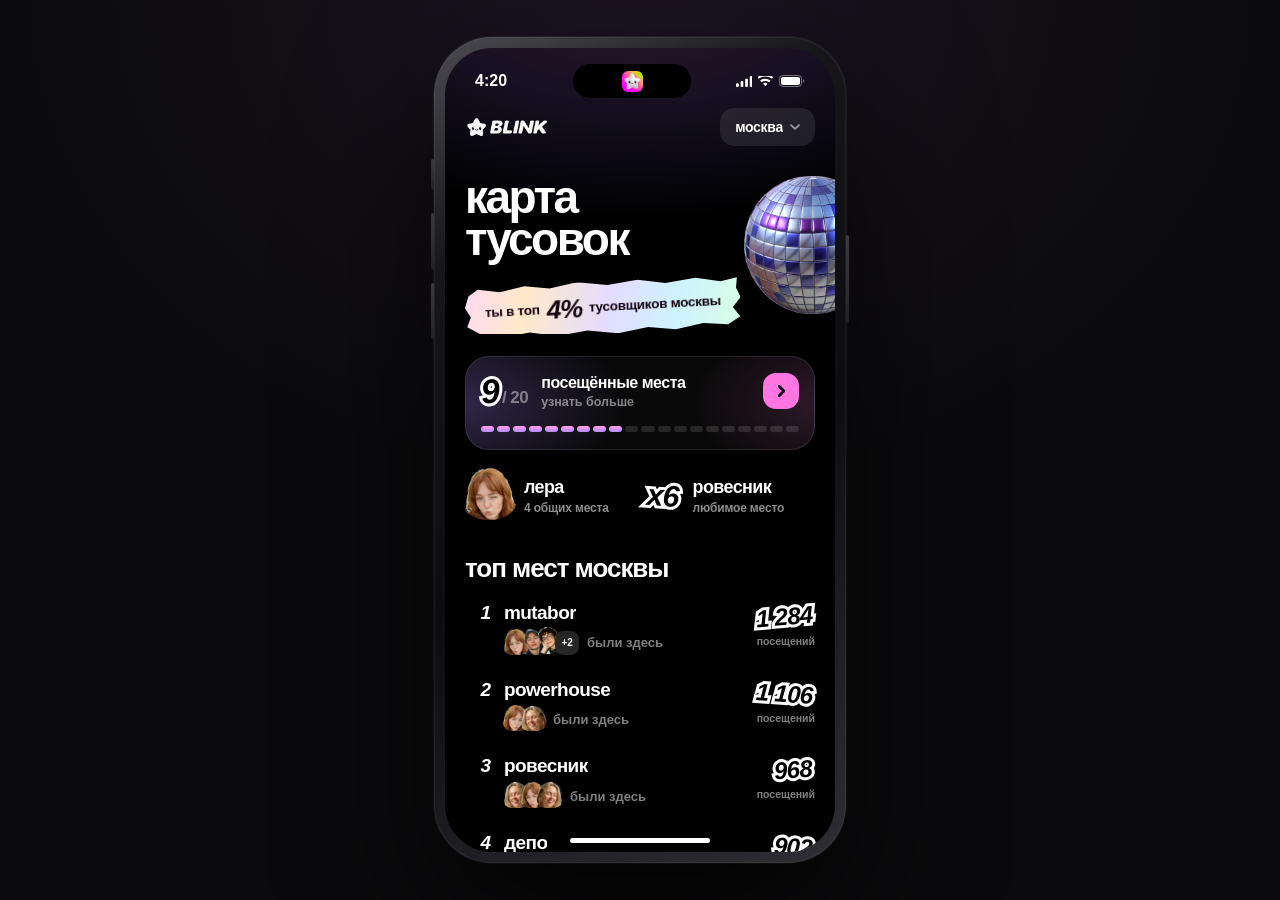
<file: index.html>
<!doctype html>
<html lang="ru">
<head>
  <meta charset="utf-8" />
  <meta name="robots" content="noindex, nofollow" />
  <meta name="referrer" content="no-referrer" />
  <meta name="viewport" content="width=device-width,initial-scale=1,viewport-fit=cover" />
  <title>Blink — карта тусовок · лента</title>
  <link rel="icon" type="image/png" href="assets/blink-logo.png" />
  <link rel="stylesheet" href="nightlife2.css" />
</head>
<body>

  <!-- device mockup -->
  <div class="phone">
    <span class="side-btn silent"></span>
    <span class="side-btn vol-up"></span>
    <span class="side-btn vol-down"></span>
    <span class="side-btn power"></span>

    <div class="nl-shell">

      <!-- iOS status bar -->
      <div class="status-bar">
        <span class="sb-time">4:20</span>
        <span class="island"><img src="assets/blink-logo.png" alt="" aria-hidden="true" /></span>
        <span class="sb-icons">
          <svg viewBox="0 0 18 12" aria-hidden="true" class="sb-ic">
            <rect x="0"  y="8"   width="3" height="4"   rx="1"/>
            <rect x="5"  y="5.5" width="3" height="6.5" rx="1"/>
            <rect x="10" y="3"   width="3" height="9"   rx="1"/>
            <rect x="15" y="0"   width="3" height="12"  rx="1"/>
          </svg>
          <svg viewBox="0 0 16 12" aria-hidden="true" class="sb-ic">
            <path d="M8 11.2 5.6 8.5a3.6 3.6 0 0 1 4.8 0L8 11.2Zm4-4.4a7.7 7.7 0 0 0-8 0L2.3 4.9a10.1 10.1 0 0 1 11.4 0L12 6.8ZM15.4 3a12.5 12.5 0 0 0-14.8 0L-.6 1.1a15 15 0 0 1 17.2 0L15.4 3Z"/>
          </svg>
          <svg viewBox="0 0 26 12" aria-hidden="true" class="sb-ic sb-batt">
            <rect x="0.5" y="0.5" width="22" height="11" rx="3.2" fill="none" stroke="currentColor" opacity="0.4"/>
            <rect x="2"   y="2"   width="19" height="8"  rx="2"/>
            <path d="M24 4.2v3.6c.9-.3 1.4-.9 1.4-1.8S24.9 4.5 24 4.2Z" opacity="0.4"/>
          </svg>
        </span>
      </div>

      <!-- одна лента: всё, что раньше жило в трёх вкладках -->
      <main class="nl-scroll" id="scroll">

        <header class="nl-head">
          <img class="nl-logo" src="logo.png" alt="блинк" />
          <button class="city-pill" type="button" id="city-btn">
            <span id="city-label">москва</span>
            <svg viewBox="0 0 10 6" aria-hidden="true"><path d="M1 1.2 5 4.8 9 1.2"/></svg>
          </button>
        </header>

        <!-- герой в языке шеринг-экрана: шар за краем, крупный титул,
             под ним персентиль тем же стикером, что и на шеринге -->
        <div class="nl-hero">
          <img class="nl-disco" src="assets/disco-ball.png" alt="" aria-hidden="true" />
          <h1 class="nl-title"><span>карта</span><span>тусовок</span></h1>
          <div id="hero-pct"></div>
        </div>

        <!-- ─── 1 · твоя ночь · тап открывает личную сводку ─── -->
        <button class="you" id="you-card" type="button"></button>
        <div id="you-duo"></div>

        <!-- ─── 2 · топ мест города ─── -->
        <section class="sec">
          <h2 class="h2" id="top-title">топ мест</h2>
          <div class="vlist" id="vlist"></div>
        </section>

        <!-- ─── 3 · топ тусовщиков ─── -->
        <section class="sec sec--people">
          <h2 class="h2">топ тусовщиков</h2>
          <p class="h2-note" id="scope-note" hidden></p>
          <div class="scope" id="scope">
            <button class="scope-btn on" data-scope="city" type="button">весь город</button>
            <button class="scope-btn"    data-scope="friends" type="button">друзья</button>
          </div>
          <div class="prail" id="prail"></div>
        </section>

        <!-- ─── 4 · друзья ходят, а ты — нет ─── -->
        <section class="sec sec--miss" id="miss-sec">
          <h2 class="h2 h2--st">
            куда сходить<br />с друзьями
            <img class="h2-st h2-st--eyes" src="react/image_eyes_sticker.png" alt="" aria-hidden="true" />
          </h2>
          <div class="vlist" id="missing"></div>
        </section>

        <div class="scroll-tail"></div>
      </main>

      <!-- ─── шторка: заведение / твоя ночь / выбор города ─── -->
      <div class="sheet-back" id="sheet-back" hidden></div>
      <div class="sheet" id="sheet" hidden role="dialog" aria-label="Подробности">
        <span class="sheet-grab"></span>
        <div id="sheet-body"></div>
      </div>

      <!-- ─── шеринг-экран «открытые места» ─── -->
      <div class="share" id="share" hidden role="dialog" aria-label="Открытые места">
        <div id="share-body"></div>
      </div>

      <div class="toast" id="toast" hidden></div>

      <span class="home-bar"></span>
    </div>
  </div>

  <script type="module" src="nightlife2.js"></script>
</body>
</html>
</file>
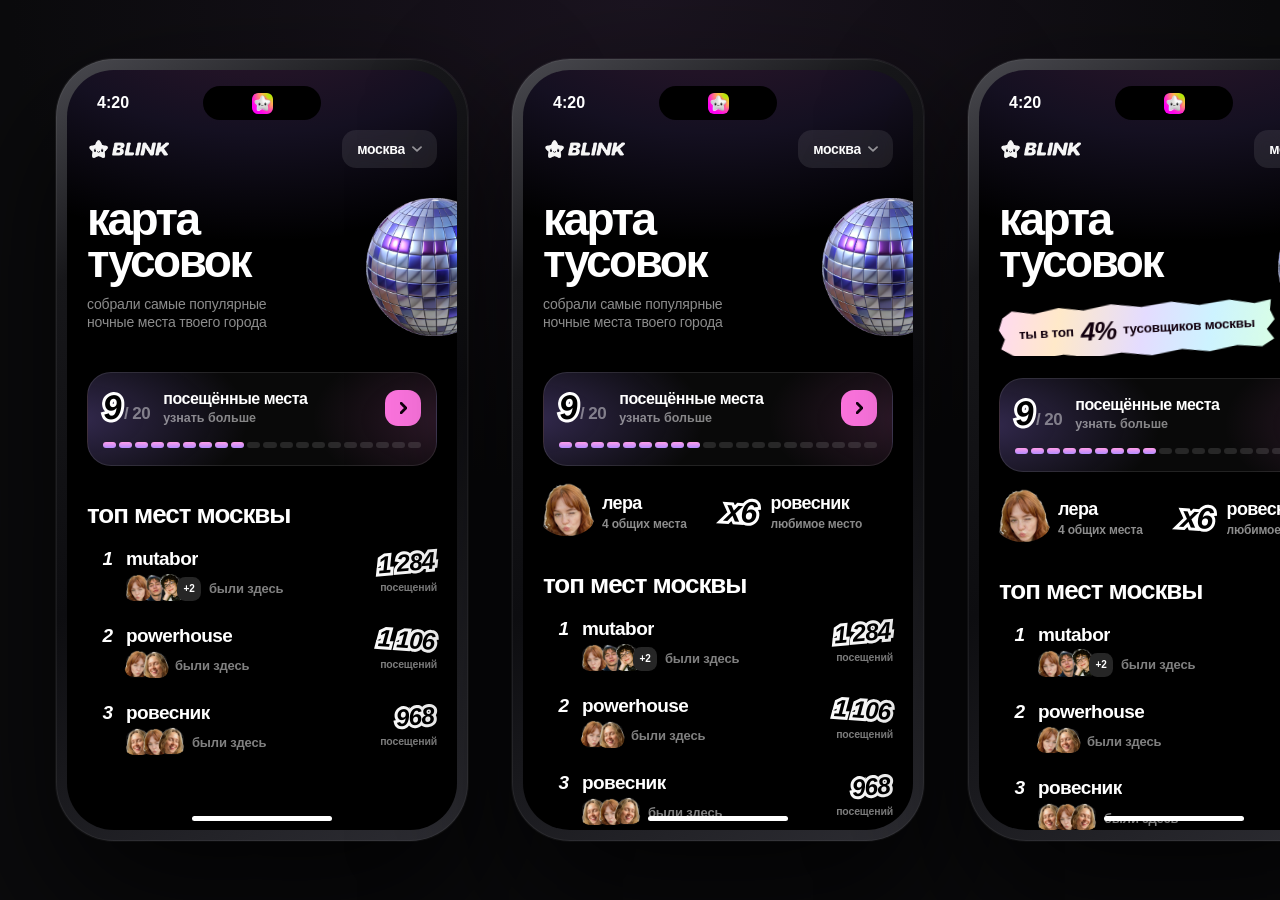
<file: heads.html>
<!doctype html>
<html lang="ru">
<head>
  <meta charset="utf-8" />
  <meta name="robots" content="noindex, nofollow" />
  <meta name="referrer" content="no-referrer" />
  <meta name="viewport" content="width=device-width,initial-scale=1" />
  <title>Blink — карта тусовок · варианты шапки</title>
  <link rel="icon" type="image/png" href="assets/blink-logo.png" />
  <!-- витрина живёт на стилях самого прототипа: вариант 1 всегда совпадает
       с тем, что сейчас в nightlife2 -->
  <link rel="stylesheet" href="nightlife2.css" />
  <link rel="stylesheet" href="heads.css" />
</head>
<body class="hv">

  <div class="hv-rail" id="rail"></div>

  <script type="module" src="heads.js"></script>
</body>
</html>
</file>
<file: nightlife2.css>
/* ═══════════════════════════════════════════════════════════════════════
   Blink · «места притяжения» — гид по заведениям
   ВАРИАНТ «ЛЕНТА»: всё одним скроллом, без вкладок.
   Второй вариант — nightlife.* («вкладки»), переключатель сбоку от мокапа.
   Файлы намеренно самостоятельные: без @import друг в друга, иначе
   ловятся ловушки специфичности (проверено на reactivation2.css).

   Токены сняты со скринов приложения в /react:
     фон #000 · поверхность #1a1a1a · поле #262626
     текст #fff · вторичный #808080 · акцент #ff75e1 · онлайн #a4ef51

   Правила дома:
   · аватары — голые PNG-вырезки без обводок и цветных подложек;
   · копирайт в нижнем регистре, ВЕРХНИЙ РЕГИСТР только внутри кнопок;
   · строки списков идут прямо по чёрному — без карточек и разделителей;
   · **никаких серых подложек под плашки** — цифры и подписи живут прямо
     на фоне, разделяет их типографика и воздух;
   · розовая клякса-звезда НЕ используется: это каунтер сообщений;
   · числа-множители — стикер «x12»: чёрная заливка, толстая белая
     обводка, курсив, лёгкий поворот (см. список визитов в мессенджере);
   · розовый строго акцентный. Цвет приносят свечения секций и 3D-стикеры:
     бриллиант (синий) — твоя ночь, спутник — рейтинг, глаза — что ты
     пропускаешь, огонь — первый тусовщик. Каждый стикер ровно один раз.

   Экран — одна лента, открывается в полноэкранном вебвью: ни вкладок,
   ни своего таб-бара.
   ═══════════════════════════════════════════════════════════════════════ */

:root {
  --bg: #000000;
  --surface: #1a1a1a;
  --surface-2: #262626;
  --surface-3: #303030;
  --text: #ffffff;
  --dim: #808080;
  --accent: #ff75e1;
  --violet: #9d7bff;
  --online: #a4ef51;
  --ember: #ff8a3d;
  --ice: #6fd2ff;
  --r-avatar: 32%;
  --pad: 20px;
}

* { box-sizing: border-box; }

html, body {
  margin: 0;
  padding: 0;
  height: 100%;
  background:
    radial-gradient(900px 700px at 50% 0%, #1b1420 0%, transparent 70%),
    #0b0b0d;
  color: var(--text);
  font-family: -apple-system, BlinkMacSystemFont, "SF Pro Display", "Inter",
               "Helvetica Neue", Arial, sans-serif;
  -webkit-font-smoothing: antialiased;
  letter-spacing: -0.01em;
}

body {
  display: grid;
  place-items: center;
  overflow: hidden;
}

[hidden] { display: none !important; }

/* ═══════════ device mockup ═══════════ */
.phone {
  position: relative;
  padding: 11px;
  border-radius: 58px;
  background: linear-gradient(150deg, #4a4a50 0%, #17171a 22%, #0d0d10 55%, #2e2e34 100%);
  box-shadow:
    0 60px 140px rgba(0, 0, 0, 0.75),
    0 0 0 1px rgba(255, 255, 255, 0.07),
    inset 0 0 0 1px rgba(255, 255, 255, 0.06);
}

.side-btn {
  position: absolute;
  width: 3px;
  border-radius: 3px;
  background: linear-gradient(180deg, #3b3b41, #222226);
}
.side-btn.silent   { left: -3px; top: 122px; height: 30px; }
.side-btn.vol-up   { left: -3px; top: 176px; height: 56px; }
.side-btn.vol-down { left: -3px; top: 246px; height: 56px; }
.side-btn.power    { right: -3px; top: 198px; height: 88px; }

/* фирменное свечение сверху, как на экране профиля */
.nl-shell {
  position: relative;
  width: 390px;
  height: min(844px, calc(100vh - 96px));
  display: flex;
  flex-direction: column;
  overflow: hidden;
  border-radius: 47px;
  background:
    radial-gradient(150% 340px at 50% -80px,
      rgba(255, 117, 225, 0.20) 0%,
      rgba(157, 123, 255, 0.13) 42%,
      transparent 74%),
    var(--bg);
}
@media (max-width: 430px), (max-height: 720px) {
  .phone { padding: 0; border-radius: 0; box-shadow: none; background: #000; }
  .phone .side-btn { display: none; }
  .nl-shell { width: 100vw; height: 100vh; border-radius: 0; }
}

/* ─────────── iOS chrome ─────────── */
.status-bar {
  flex-shrink: 0;
  height: 54px;
  display: flex;
  align-items: center;
  justify-content: space-between;
  padding: 12px 30px 0;
  pointer-events: none;
}
.sb-time { font-size: 16px; font-weight: 600; letter-spacing: 0; min-width: 54px; }
.island {
  display: flex;
  align-items: center;
  justify-content: center;
  width: 118px; height: 34px;
  border-radius: 20px;
  background: #000;
}
.island img { width: 21px; height: 21px; border-radius: 6px; }
.sb-icons {
  display: flex; align-items: center; gap: 6px;
  min-width: 54px; justify-content: flex-end;
}
.sb-ic { height: 11px; width: auto; fill: currentColor; }
.sb-batt { height: 12px; }

.home-bar {
  position: absolute;
  left: 50%; bottom: 9px;
  z-index: 100;
  width: 140px; height: 5px;
  border-radius: 3px;
  background: #fff;
  transform: translateX(-50%);
  pointer-events: none;
}

/* ═══════════ scroll area ═══════════ */
.nl-scroll {
  flex: 1;
  min-height: 0;
  overflow-y: auto;
  overflow-x: hidden;
  scrollbar-width: none;
  -webkit-overflow-scrolling: touch;
  overscroll-behavior: contain;
}
.nl-scroll::-webkit-scrollbar { display: none; }
.scroll-tail { height: 42px; }

/* ─────────── заголовок экрана ─────────── */
.nl-head {
  display: flex;
  align-items: center;
  justify-content: space-between;
  gap: 12px;
  padding: 6px var(--pad) 0;
}

/* герой повторяет шапку шеринг-экрана: крупный титул в две строки
   и шар, уходящий за край */
.nl-logo {
  width: 82px;
  height: auto;
  opacity: 0.96;
}

.nl-hero {
  position: relative;
  /* высоты хватает, чтобы шар поместился целиком: иначе его режет нижняя
     граница блока, а снять overflow нельзя — лента поедет вбок */
  min-height: 182px;
  padding: 0 var(--pad);
  overflow: hidden;
}
.nl-disco {
  position: absolute;
  right: -46px; top: 30px;
  z-index: 6;                /* поверх карточки и стикера персентиля */
  width: 138px; height: 138px;
  object-fit: contain;
  pointer-events: none;
}

.nl-title {
  position: relative;
  z-index: 2;
  margin: 30px 0 0;
  padding-right: 104px;      /* колодец под шар */
  font-size: 46px;
  font-weight: 800;
  line-height: 0.92;
  letter-spacing: -0.055em;
}
.nl-title span { display: block; }
/* в пилюле — короткое имя города (спб, екб), полное живёт в шторке выбора */
.city-pill {
  flex-shrink: 0;
  max-width: 150px;
  display: inline-flex;
  align-items: center;
  gap: 7px;
  height: 38px;
  padding: 0 15px;
  border: none;
  border-radius: 14px;
  background: rgba(255, 255, 255, 0.09);
  backdrop-filter: blur(10px);
  -webkit-backdrop-filter: blur(10px);
  color: var(--text);
  font-size: 14px;
  font-weight: 700;
  letter-spacing: -0.02em;
  cursor: pointer;
  transition: background 0.15s ease;
}
.city-pill:hover { background: rgba(255, 255, 255, 0.16); }
.city-pill span {
  min-width: 0;
  overflow: hidden;
  text-overflow: ellipsis;
  white-space: nowrap;
}
.city-pill svg {
  flex-shrink: 0;
  width: 10px; height: 6px;
  fill: none; stroke: rgba(255, 255, 255, 0.55); stroke-width: 1.8;
  stroke-linecap: round; stroke-linejoin: round;
}

.nl-sub {
  position: relative;
  z-index: 2;
  max-width: 226px;
  margin: 12px 0 0;
  font-size: 14px;
  font-weight: 500;
  line-height: 1.3;
  color: rgba(255, 255, 255, 0.55);
}

/* ═══════════ секции и их свечения ═══════════
   Цвет приходит подложкой-градиентом, а не покраской текста. */
.sec { position: relative; padding-top: 4px; }
/* Свечение всегда приходит СБОКУ и по вертикали центрировано: радиус по Y
   меньше половины секции, поэтому у её верхней и нижней кромки градиент уже
   сошёл на нет и стыка секций не видно. Градиент «сверху» так не умеет —
   он режет границу ровной линией. */
.sec--people {
  background: radial-gradient(76% 44% at -6% 50%,
    rgba(255, 117, 225, 0.22) 0%, transparent 72%);
}
/* здесь свечение подтянуто вверх, под стикер-глаза: радиус по Y такой,
   что верхняя кромка секции остаётся ровно на нулевой интенсивности */
.sec--miss {
  background: radial-gradient(84% 26% at 104% 27%,
    rgba(111, 210, 255, 0.26) 0%, transparent 74%);
}

.h2 {
  position: relative;
  margin: 30px var(--pad) 0;
  font-size: 26px;
  font-weight: 800;
  letter-spacing: -0.04em;
  line-height: 1.08;
}
.h2 span { color: var(--dim); }
/* заголовок со стикером: стикер висит справа и заходит за строку */
.h2--st { padding-right: 92px; }
.h2-st {
  position: absolute;
  right: 0; top: 50%;
  width: 74px; height: 74px;
  object-fit: contain;
  transform: translateY(-50%) rotate(10deg);
  pointer-events: none;
}
.h2-st--sat  { width: 76px; height: 76px; transform: translateY(-50%) rotate(-12deg); }
.h2-st--eyes { width: 68px; height: 68px; transform: translateY(-50%) rotate(8deg); }

.h2-note {
  margin: 12px var(--pad) 0;
  font-size: 13px;
  font-weight: 500;
  line-height: 1.3;
  color: var(--dim);
}
/* подпись под заголовком со стикером не должна заезжать под него */
.h2--st + .h2-note { padding-right: 76px; }

/* ═══════════ стикер-число «x12» ═══════════
   Чёрная заливка (фон просвечивает), толстая белая обводка через ::before
   с тем же текстом, курсив и лёгкий поворот. Повороты чередуются по
   строкам, чтобы колонка не выглядела штампованной. */
.xnum {
  position: relative;
  z-index: 0;
  display: inline-block;
  font-size: 24px;
  font-weight: 900;
  font-style: italic;
  letter-spacing: -0.03em;
  color: #000;
  white-space: nowrap;
  font-variant-numeric: tabular-nums;
  margin-right: 3px;
}
.xnum::before {
  content: attr(data-t);
  position: absolute;
  left: 0; top: 0;
  z-index: -1;
  -webkit-text-stroke: 6px #fff;
}
.xnum--l { transform: rotate(-5deg); }
.xnum--r { transform: rotate(4deg); }

/* ═══════════ 1 · «твоя ночь» ═══════════
   Тёмная карточка в тон экрану: холодное фиолетово-голубое свечение и
   3D-бриллиант. Тап открывает личную сводку — где был и куда сходить. */
/* вход в личный экран. Шара и полосы-градиента тут нет — они живут на
   самом шеринге; вместо них стикер-число, шкала по местам и акцентная
   кнопка, чтобы блок читался как приглашение, а не как строка статистики */
.you {
  position: relative;
  display: block;
  width: calc(100% - var(--pad) * 2);
  margin: 22px var(--pad) 0;
  padding: 15px 15px 17px;
  border: 1px solid rgba(255, 255, 255, 0.1);
  border-radius: 24px;
  overflow: hidden;
  color: var(--text);
  font: inherit;
  text-align: left;
  cursor: pointer;
  -webkit-tap-highlight-color: transparent;
  background:
    radial-gradient(78% 150% at -4% 50%, rgba(157, 123, 255, 0.28) 0%, transparent 64%),
    radial-gradient(60% 130% at 104% 50%, rgba(255, 117, 225, 0.16) 0%, transparent 66%),
    rgba(255, 255, 255, 0.035);
}
.you:active { opacity: 0.86; }

.you-row {
  display: flex;
  align-items: center;
  gap: 13px;
}
.you-badge {
  flex-shrink: 0;
  display: flex;
  align-items: baseline;
  gap: 2px;
}
.you-badge .xnum { font-size: 34px; margin-right: 1px; }
.you-badge em {
  font-style: normal;
  font-size: 17px;
  font-weight: 800;
  letter-spacing: -0.03em;
  color: rgba(255, 255, 255, 0.44);
}
.you-txt {
  flex: 1;
  min-width: 0;
  display: flex;
  flex-direction: column;
  gap: 3px;
}
.you-txt b {
  font-size: 16px;
  font-weight: 800;
  letter-spacing: -0.03em;
}
.you-txt i {
  font-style: normal;
  font-size: 12.5px;
  font-weight: 600;
  color: rgba(255, 255, 255, 0.5);
}
.you-go {
  flex-shrink: 0;
  display: grid;
  place-items: center;
  width: 36px; height: 36px;
  border-radius: 13px;
  background: var(--accent);
  color: #12000e;
}
.you-go svg {
  width: 7px; height: 12px;
  fill: none; stroke: currentColor; stroke-width: 2.4;
  stroke-linecap: round; stroke-linejoin: round;
}

/* шкала: одно деление — одно место гида */
.you-seg {
  display: flex;
  gap: 3px;
  margin-top: 15px;
}
.you-seg i {
  flex: 1;
  height: 6px;
  border-radius: 3px;
  background: rgba(255, 255, 255, 0.12);
  transition: background 0.5s ease, transform 0.5s ease;
}
.you--lit .you-seg i.on {
  background: linear-gradient(180deg, #ff9dea, #b48cff);
}
.you:active { opacity: 0.82; }
/* подсказка, что карточка кликабельна */

/* пустое состояние — в этом городе тебя ещё не было */
.you--empty {
  display: block;
  padding: 26px 20px 24px;
  border-top: none;
  border-radius: 28px;
  overflow: hidden;
  text-align: center;
  background:
    radial-gradient(120% 130% at 90% -12%, rgba(157, 123, 255, 0.42) 0%, transparent 58%),
    radial-gradient(110% 120% at 0% 112%, rgba(111, 210, 255, 0.20) 0%, transparent 60%),
    linear-gradient(150deg, #1c1728 0%, #131318 100%);
}
.you-star {
  display: block;
  width: 92px; height: 92px;
  margin: 0 auto 8px;
  object-fit: contain;
  transform: rotate(-10deg);
}
.you--empty .you-t {
  font-size: 18px; font-weight: 800; letter-spacing: -0.03em;
  color: var(--text); margin-top: 0;
}
.you--empty .you-n {
  margin-top: 7px; font-size: 13.5px; font-weight: 600; line-height: 1.35;
  color: rgba(255, 255, 255, 0.55);
}

/* ═══════════ аватар — голая вырезка, без обводок ═══════════
   Подложка: только почти прозрачное белое свечение. Вырезка чуть крупнее
   подложки и лежит поверх неё — голова выступает над кромкой, как стикер. */
.av {
  position: relative;
  display: block;
  flex-shrink: 0;
  width: 52px; height: 52px;
}
.av::before {
  content: "";
  position: absolute;
  inset: 0;
  border-radius: var(--r-avatar);
  background: radial-gradient(95% 75% at 50% 16%,
    rgba(255, 255, 255, 0.13) 0%,
    rgba(255, 255, 255, 0.03) 100%);
}
.av img {
  position: absolute;
  left: 50%; bottom: 0;
  width: 112%;
  height: 114%;
  transform: translateX(-50%);
  object-fit: contain;
  object-position: center bottom;
  border-radius: 0 0 34% 34%;
}
/* фото повторяется у второго человека — отражаем, чтобы лицо читалось иначе */
.av img.flip { transform: translateX(-50%) scaleX(-1); }

/* «ты» в общих стопках — розовая подсветка подложки */
.av--me::before {
  background: radial-gradient(95% 75% at 50% 16%,
    rgba(255, 117, 225, 0.22) 0%,
    rgba(255, 117, 225, 0.05) 100%);
  box-shadow: inset 0 0 0 2px var(--accent);
}

/* стопка мини-аватаров */
.stack { display: flex; flex-shrink: 0; }
.stack .av { width: 24px; height: 24px; margin-right: -7px; }
.stack .av--me::before { box-shadow: inset 0 0 0 1.5px var(--accent); }
.stack > :last-child { margin-right: 0; }

/* не влезшие в стопку — скруглённый прямоугольник с «+N».
   z-index нужен: вырезки шире своих ячеек и иначе накрывают плитку */
.stack-more {
  position: relative;
  z-index: 1;
  flex-shrink: 0;
  display: grid;
  place-items: center;
  width: 24px; height: 24px;
  margin-right: -7px;
  border-radius: 34%;
  background: var(--surface-2);
  color: var(--text);
  font-size: 10px;
  font-weight: 800;
  letter-spacing: -0.03em;
}

/* ═══════════ 2 · строка заведения ═══════════ */
.vlist { padding: 8px var(--pad) 0; }

.vrow {
  display: flex;
  align-items: flex-start;
  gap: 13px;
  width: 100%;
  padding: 12px 0;
  border: none;
  background: none;
  color: inherit;
  text-align: left;
  cursor: pointer;
  font: inherit;
  -webkit-tap-highlight-color: transparent;
}
.vrow:active { opacity: 0.6; }

/* ранги у всех строк одинаковые — крупные и курсивом */
.vrank {
  flex-shrink: 0;
  width: 26px;
  font-size: 19px;
  font-weight: 800;
  font-style: italic;
  color: var(--text);
  font-variant-numeric: tabular-nums;
  text-align: right;
}

.vbody { flex: 1; min-width: 0; }
.vname {
  display: flex;
  align-items: center;
  gap: 6px;
  font-size: 19px;
  font-weight: 800;
  letter-spacing: -0.03em;
  line-height: 1.15;
}
.vname > span {
  overflow: hidden;
  text-overflow: ellipsis;
  white-space: nowrap;
}

/* вторая строка — только лица друзей и «были здесь», без имён */
.vwho {
  display: flex;
  align-items: center;
  gap: 8px;
  margin-top: 7px;
}
.vwho-t {
  min-width: 0;
  font-size: 13px;
  font-weight: 600;
  color: var(--dim);
  white-space: nowrap;
}

.vcount {
  flex-shrink: 0;
  padding-top: 1px;
  text-align: right;
}
.vcount i {
  display: block;
  margin-top: 4px;
  font-size: 10.5px;
  font-style: normal;
  font-weight: 600;
  color: var(--dim);
}

/* ═══════════ 3 · тусовщики — лента карточек ═══════════ */
.scope {
  display: inline-flex;
  gap: 4px;
  margin: 14px var(--pad) 0;
  padding: 4px;
  border-radius: 15px;
  background: rgba(255, 255, 255, 0.07);
}
.scope-btn {
  height: 34px;
  padding: 0 16px;
  border: none;
  border-radius: 11px;
  background: transparent;
  color: var(--dim);
  font-size: 13.5px;
  font-weight: 700;
  letter-spacing: -0.02em;
  cursor: pointer;
  transition: background 0.15s ease, color 0.15s ease;
}
.scope-btn:hover { color: var(--text); }
.scope-btn.on { background: #fff; color: #000; font-weight: 800; }

.prail {
  display: flex;
  gap: 10px;
  margin-top: 16px;
  padding: 0 var(--pad) 4px;
  overflow-x: auto;
  scrollbar-width: none;
}
.prail::-webkit-scrollbar { display: none; }

.pcard {
  position: relative;
  flex-shrink: 0;
  width: 116px;
  padding: 16px 12px 16px;
  border-radius: 24px;
  background: linear-gradient(160deg, #1d1b22 0%, #131317 100%);
  text-align: center;
}
/* победитель — оранжевый жар под огнём */
.pcard--first {
  background:
    radial-gradient(110% 90% at 50% -6%, rgba(255, 138, 61, 0.38) 0%, transparent 62%),
    linear-gradient(160deg, #2a1a0e 0%, #16121a 100%);
}
/* «ты» — единственное розовое пятно в ленте (обводка на карточке, не на лице) */
.pcard--me {
  background:
    radial-gradient(110% 90% at 50% -6%, rgba(255, 117, 225, 0.34) 0%, transparent 62%),
    linear-gradient(160deg, #271a2a 0%, #16121a 100%);
  box-shadow: inset 0 0 0 2px var(--accent);
}
.pcard .av { width: 62px; height: 62px; margin: 0 auto; }
/* подложка под лицом не нужна — вырезка лежит прямо на карточке */
.pcard .av::before { display: none; }
.pcard-fire {
  position: absolute;
  right: 8px; top: 6px;
  width: 34px; height: 34px;
  object-fit: contain;
  transform: rotate(12deg);
  pointer-events: none;
}
.pcard-name {
  margin-top: 8px;
  font-size: 15px;
  font-weight: 800;
  letter-spacing: -0.03em;
  white-space: nowrap;
  overflow: hidden;
  text-overflow: ellipsis;
}
.pcard .xnum { font-size: 23px; margin-top: 6px; }
.pcard-lab {
  margin-top: 3px;
  font-size: 10.5px;
  font-weight: 600;
  color: var(--dim);
}

/* ═══════════ шторка ═══════════
   Тот же язык, что на экране: свечение сверху, крупный заголовок,
   uppercase-подписи разделов и цифры-стикеры. Никаких серых плашек. */
.sheet-back {
  position: absolute;
  inset: 0;
  z-index: 70;
  background: rgba(0, 0, 0, 0.6);
  backdrop-filter: blur(4px);
  -webkit-backdrop-filter: blur(4px);
  opacity: 0;
  transition: opacity 0.25s ease;
}
.sheet-back.in { opacity: 1; }

.sheet {
  position: absolute;
  left: 0; right: 0; bottom: 0;
  z-index: 75;
  max-height: 86%;
  overflow-y: auto;
  scrollbar-width: none;
  padding: 10px 20px 34px;
  border-radius: 30px 30px 47px 47px;
  background:
    radial-gradient(70% 46% at 106% 34%, rgba(157, 123, 255, 0.24) 0%, transparent 72%),
    radial-gradient(64% 40% at -8% 72%, rgba(255, 117, 225, 0.14) 0%, transparent 72%),
    #121216;
  transform: translateY(100%);
  transition: transform 0.32s cubic-bezier(0.2, 0.9, 0.25, 1);
}
.sheet::-webkit-scrollbar { display: none; }
.sheet.in { transform: translateY(0); }

.sheet-grab {
  display: block;
  width: 42px; height: 5px;
  margin: 0 auto 20px;
  border-radius: 3px;
  background: rgba(255, 255, 255, 0.22);
}

/* шапка модалки: название слева, число посещений — стикером у правого края,
   по вертикали центрируется ровно со строкой названия */
.sh-title-row {
  display: flex;
  align-items: center;
  justify-content: space-between;
  gap: 14px;
}
.sh-name {
  min-width: 0;
  font-size: 30px;
  font-weight: 800;
  letter-spacing: -0.045em;
  line-height: 1.02;
}
.sh-count { flex-shrink: 0; text-align: right; }
.sh-count .xnum { font-size: 30px; }
.sh-count i {
  display: block;
  margin-top: 4px;
  font-size: 10.5px;
  font-style: normal;
  font-weight: 600;
  color: var(--dim);
}
.sh-meta {
  margin-top: 7px;
  font-size: 13.5px;
  font-weight: 600;
  line-height: 1.3;
  color: rgba(255, 255, 255, 0.5);
}

/* цифры без подложек — только типографика и воздух */
.sh-stats {
  display: flex;
  gap: 30px;
  margin-top: 22px;
}
.sh-stat b {
  display: block;
  font-size: 26px;
  font-weight: 800;
  letter-spacing: -0.045em;
  line-height: 1;
  font-variant-numeric: tabular-nums;
}
.sh-stat i {
  display: block;
  margin-top: 6px;
  font-size: 11px;
  font-style: normal;
  font-weight: 600;
  color: var(--dim);
}

.sh-label {
  margin: 26px 0 12px;
  font-size: 11px;
  font-weight: 800;
  letter-spacing: 0.09em;
  text-transform: uppercase;
  color: rgba(255, 255, 255, 0.42);
}
/* «здесь были» — все друзья подряд, с именами; не влезли — горизонтальный
   скролл, никаких «+N» и никакого себя в этом ряду */
.who-rail {
  display: flex;
  gap: 14px;
  margin: 0 -20px;
  padding: 0 20px 2px;
  overflow-x: auto;
  scrollbar-width: none;
}
.who-rail::-webkit-scrollbar { display: none; }
.who-item { flex-shrink: 0; width: 58px; text-align: center; }
/* вырезку не режем: ни подложки, ни скругления снизу — лицо целиком */
.who-item .av { width: 58px; height: 58px; }
.who-item .av::before { display: none; }
.who-item .av img {
  left: 0; bottom: 0;
  width: 100%; height: 100%;
  transform: none;
  border-radius: 0;
}
.who-item .av img.flip { transform: scaleX(-1); }
.who-name {
  display: block;
  margin-top: 7px;
  font-size: 11.5px;
  font-weight: 700;
  letter-spacing: -0.01em;
  color: var(--dim);
  white-space: nowrap;
  overflow: hidden;
  text-overflow: ellipsis;
}
.who-empty {
  font-size: 13.5px;
  font-weight: 600;
  line-height: 1.3;
  color: var(--dim);
}

/* строки заведений внутри шторки — тот же кирпич, компактнее */
.sh-list .vrow { padding: 10px 0; }
.sh-list .vname { font-size: 17px; }

/* ─────────── лента чекинов места ─────────── */
.feed {
  display: flex;
  gap: 10px;
  margin: 0 -20px;
  padding: 0 20px 2px;
  overflow-x: auto;
  scrollbar-width: none;
}
.feed::-webkit-scrollbar { display: none; }

.feed-card {
  flex-shrink: 0;
  width: 80px;
  padding: 0;
  border: none;
  background: none;
  color: inherit;
  font: inherit;
  text-align: center;
  cursor: pointer;
  -webkit-tap-highlight-color: transparent;
}
.feed-card:active { opacity: 0.7; }

.feed-ph {
  position: relative;
  display: block;
  height: 128px;
  border-radius: 14px;
  overflow: hidden;
}
.feed-ph img {
  display: block;
  width: 100%;
  height: 100%;
  object-fit: cover;
}
/* свежий чекин — голографическая кромка поверх фото */
.feed-card--fresh .feed-ph::after {
  content: "";
  position: absolute;
  inset: 0;
  border-radius: 14px;
  padding: 2px;
  background: linear-gradient(160deg, #9bd8ff 0%, #c9a6ff 50%, #8ee8cf 100%);
  -webkit-mask: linear-gradient(#000 0 0) content-box, linear-gradient(#000 0 0);
  -webkit-mask-composite: xor;
          mask: linear-gradient(#000 0 0) content-box, linear-gradient(#000 0 0);
          mask-composite: exclude;
  pointer-events: none;
}
.feed-name {
  display: block;
  margin-top: 8px;
  font-size: 12px;
  font-weight: 800;
  letter-spacing: -0.02em;
  white-space: nowrap;
  overflow: hidden;
  text-overflow: ellipsis;
}

.sh-actions {
  display: grid;
  grid-template-columns: 1.35fr 1fr;
  gap: 10px;
  margin-top: 26px;
}
.btn-white, .btn-dark {
  height: 54px;
  border: none;
  border-radius: 18px;
  font-size: 15px;
  font-weight: 800;
  letter-spacing: -0.01em;
  cursor: pointer;
  transition: opacity 0.15s ease, background 0.15s ease, transform 0.12s ease;
}
.btn-white { background: #fff; color: #000; }
.btn-white:hover { opacity: 0.87; }
.btn-white:active { transform: scale(0.98); }
.btn-dark { background: rgba(255, 255, 255, 0.10); color: var(--text); font-weight: 700; }
.btn-dark:hover { background: rgba(255, 255, 255, 0.16); }

/* ─────────── выбор города ─────────── */
.city-list { margin-top: 6px; }
.city-row {
  display: flex;
  align-items: center;
  gap: 12px;
  width: 100%;
  padding: 13px 0;
  border: none;
  background: none;
  color: inherit;
  text-align: left;
  font: inherit;
  cursor: pointer;
  -webkit-tap-highlight-color: transparent;
}
.city-row:active { opacity: 0.6; }
.city-row-body { flex: 1; min-width: 0; }
.city-row-name {
  font-size: 20px;
  font-weight: 800;
  letter-spacing: -0.03em;
}
.city-row.on .city-row-name { color: var(--accent); }
.city-row-meta {
  margin-top: 2px;
  font-size: 13px;
  font-weight: 600;
  color: var(--dim);
}
.city-tick {
  flex-shrink: 0;
  display: grid;
  place-items: center;
  width: 24px; height: 24px;
  border-radius: 50%;
  background: var(--accent);
}
.city-tick svg {
  width: 12px; height: 12px;
  fill: none; stroke: #12000e; stroke-width: 2.6;
  stroke-linecap: round; stroke-linejoin: round;
}

/* ═══════════ шеринг-экран «ночная личность» ═══════════
   Собран по разбору Spotify Wrapped / Strava Year in Sport:
   · данные подаются как ИДЕНТИЧНОСТЬ, а не отчёт — архетип крупнее всего
     на экране, его можно присвоить и заявить о себе;
   · персентиль («топ 4%») даёт статус и повод сравниться с друзьями;
   · список мест — контент для ЗРИТЕЛЯ, а не для автора: он и продаёт гид;
   · бренд на кадре, чтобы скриншот работал рекламой;
   · формат 9:16 и крупная типографика — под сторис;
   · анимации по очереди: экран собирается на глазах, это и есть «delighter».
   ═══════════════════════════════════════════════════════════════════════ */
.share {
  position: absolute;
  inset: 0;
  z-index: 80;
  display: flex;
  flex-direction: column;
  padding: 54px 22px 24px;
  overflow: hidden;
  background:
    radial-gradient(78% 40% at 106% 8%,  rgba(157, 123, 255, 0.46) 0%, transparent 68%),
    radial-gradient(72% 38% at -12% 46%, rgba(255, 117, 225, 0.34) 0%, transparent 70%),
    radial-gradient(70% 34% at 96% 88%,  rgba(111, 210, 255, 0.24) 0%, transparent 72%),
    linear-gradient(165deg, #1b1428 0%, #0e0c14 58%, #120d18 100%);
  transform: translateY(100%);
  transition: transform 0.4s cubic-bezier(0.2, 0.9, 0.25, 1);
}
.share.in { transform: translateY(0); }
/* содержимое — колонка на всю высоту, иначе .sh2-fill не прижмёт
   вотермарку и кнопку к низу экрана */
.share > div {
  position: relative;
  z-index: 2;
  flex: 1;
  min-height: 0;
  display: flex;
  flex-direction: column;
}
/* блик, медленно проезжающий по карточке */
.share::after {
  content: "";
  position: absolute;
  inset: -40% -60%;
  z-index: 1;
  pointer-events: none;
  background: linear-gradient(115deg,
    transparent 42%, rgba(255, 255, 255, 0.07) 50%, transparent 58%);
  animation: sh2-sheen 7s 1.4s linear infinite;
}
/* паттерн улиц понизу — намёк на ночную карту города */
.sh2-map {
  position: absolute;
  left: -10%; right: -10%; bottom: -4%;
  height: 46%;
  z-index: 0;
  background: url('react/Vector.png') center / 150% no-repeat;
  opacity: 0.07;
  pointer-events: none;
  -webkit-mask-image: linear-gradient(to bottom, transparent, #000 55%);
          mask-image: linear-gradient(to bottom, transparent, #000 55%);
}

.sh2-top {
  display: flex;
  align-items: center;
  justify-content: space-between;
  gap: 12px;
  flex-shrink: 0;
}
.sh2-brand {
  display: flex;
  align-items: center;
  gap: 8px;
  font-size: 16px;
  font-weight: 800;
  letter-spacing: -0.03em;
}
.sh2-brand img { width: 23px; height: 23px; border-radius: 7px; }
.sh2-x {
  display: grid;
  place-items: center;
  width: 34px; height: 34px;
  border: none;
  border-radius: 50%;
  background: rgba(255, 255, 255, 0.13);
  color: #fff;
  cursor: pointer;
}
.sh2-x svg {
  width: 13px; height: 13px;
  fill: none; stroke: currentColor; stroke-width: 2.2; stroke-linecap: round;
}

/* Шар нарочно не влезает в кадр: правый бок уходит за край экрана —
   обрезанный объект читается живее вписанного. Координаты считаются от
   #share-body, а не от .share: шапка занимает 0..34, стикер персентиля
   начинается на ~179, поэтому шар живёт ровно в промежутке 38..188 и ни
   на что не наезжает. */
.sh2-disco {
  position: absolute;
  right: -52px; top: 38px;
  width: 150px; height: 150px;
  z-index: 1;
  object-fit: contain;
  pointer-events: none;
  /* якорь строго в центре шара: без этого поворот идёт вокруг края
     блока и шар «мотает» из стороны в сторону */
  transform-origin: 50% 50%;
  animation: sh2-float 6s ease-in-out infinite;
}

.sh2-eyebrow {
  margin-top: 30px;
  font-size: 11px;
  font-weight: 800;
  letter-spacing: 0.12em;
  text-transform: uppercase;
  color: rgba(255, 255, 255, 0.52);
}
/* архетип — самое крупное на экране: это то, что присваивают и шерят */
.sh2-title {
  position: relative;
  z-index: 2;
  margin: 10px 0 0;
  padding-right: 112px;
  font-size: 46px;
  font-weight: 800;
  line-height: 0.92;
  letter-spacing: -0.055em;
}
.sh2-title span { display: block; }
/* длинные звания вроде «наблюдатель» иначе упираются в диско-шар */
.sh2-title--long { font-size: 38px; letter-spacing: -0.05em; }

/* персентиль — наклонный стикер, а не ровная плашка: статусный крючок
   должен выглядеть как наклейка, которую хочется показать */
/* Персентиль — оторванный голографический стикер: рваный контур по
   clip-path, поворот и тень. align-items: center + line-height: 1 у обеих
   частей: иначе крупная «4%» растягивает строку и мелкий текст съезжает. */
.sh2-pct {
  align-self: flex-start;
  position: relative;
  z-index: 2;
  display: flex;
  align-items: center;
  gap: 7px;
  margin-top: 22px;
  padding: 13px 20px 14px;
  color: #12000e;
  transform: rotate(-3deg);
  filter: drop-shadow(0 10px 24px rgba(0, 0, 0, 0.45));
  background:
    linear-gradient(103deg,
      #ffd9f2 0%, #ffe9c9 22%, #e4dcff 52%, #cdf3ff 76%, #d9ffe4 100%);
  clip-path: polygon(
    1.5% 16%, 5% 4%, 13% 11%, 22% 2%, 31% 9%, 41% 0%, 52% 8%, 63% 1%,
    73% 10%, 84% 3%, 93% 12%, 99% 6%, 98.5% 26%, 100% 44%, 97% 62%,
    99.5% 80%, 95% 94%, 86% 89%, 76% 98%, 66% 91%, 55% 100%, 44% 92%,
    33% 99%, 23% 90%, 13% 97%, 5% 88%, 0.5% 74%, 2% 56%, 0% 38%
  );
}
.sh2-pct span {
  font-size: 13.5px;
  font-weight: 800;
  line-height: 1;
  letter-spacing: -0.02em;
}
.sh2-pct b {
  font-size: 26px;
  font-weight: 900;
  font-style: italic;
  line-height: 1;
  letter-spacing: -0.045em;
}

/* прогресс по гиду — второй по важности блок после звания */
.sh2-prog { margin-top: 30px; }
.sh2-prog-num {
  font-size: 46px;
  font-weight: 800;
  letter-spacing: -0.055em;
  line-height: 0.9;
  font-variant-numeric: tabular-nums;
}
.sh2-prog-num em {
  font-style: normal;
  font-size: 26px;
  letter-spacing: -0.04em;
  color: rgba(255, 255, 255, 0.4);
}
.sh2-prog-t {
  margin-top: 9px;
  font-size: 13px;
  font-weight: 600;
  color: rgba(255, 255, 255, 0.55);
}
.sh2-bar {
  margin-top: 14px;
  height: 10px;
  border-radius: 5px;
  background: rgba(255, 255, 255, 0.12);
  overflow: hidden;
}
.sh2-bar b {
  display: block;
  height: 100%;
  border-radius: 5px;
  background: linear-gradient(90deg, #ff75e1, #9d7bff);
  transition: width 0.9s cubic-bezier(0.2, 0.8, 0.2, 1);
}

/* две личные подписи в ряд: с кем ходишь и куда чаще всего.
   У обеих слева якорь — лицо или стикер-число, поэтому колонки в балансе. */
.sh2-duo {
  display: flex;
  gap: 14px;
  margin-top: 28px;
}
.sh2-duo-i {
  flex: 1;
  min-width: 0;
  display: flex;
  align-items: center;
  gap: 11px;
}
.sh2-duo-i .av { width: 48px; height: 48px; }
.sh2-duo-i .av::before { display: none; }
/* низ вырезки скругляем эллипсом — жёсткая линия среза уходит,
   а макушка остаётся нетронутой */
.sh2-duo-i .av img { border-radius: 0 0 50% 50% / 0 0 32% 32%; }
.sh2-duo-i .xnum { font-size: 30px; flex-shrink: 0; }
.sh2-duo-t { min-width: 0; }
.sh2-duo-t b {
  display: block;
  font-size: 18px;
  font-weight: 800;
  letter-spacing: -0.035em;
  white-space: nowrap;
  overflow: hidden;
  text-overflow: ellipsis;
}
.sh2-duo-t i {
  display: block;
  margin-top: 3px;
  font-size: 12px;
  font-style: normal;
  font-weight: 600;
  color: rgba(255, 255, 255, 0.55);
  white-space: nowrap;
  overflow: hidden;
  text-overflow: ellipsis;
}

.sh2-label {
  margin: 28px 0 10px;
  font-size: 11px;
  font-weight: 800;
  letter-spacing: 0.1em;
  text-transform: uppercase;
  color: rgba(255, 255, 255, 0.42);
}

.sh2-chips {
  display: flex;
  flex-wrap: wrap;
  gap: 7px;
}
.sh2-chip {
  padding: 8px 12px;
  border-radius: 13px;
  background: rgba(255, 255, 255, 0.10);
  font-size: 13.5px;
  font-weight: 800;
  letter-spacing: -0.025em;
}
/* любимое место выделено — это личная подпись, а не просто пункт списка */
.sh2-chip--top {
  background: var(--accent);
  color: #12000e;
}

.sh2-fill { flex: 1; min-height: 8px; }

.sh2-btn {
  width: 100%;
  height: 56px;
  margin-top: 14px;
  border: none;
  border-radius: 18px;
  background: #fff;
  color: #000;
  font-size: 15px;
  font-weight: 800;
  letter-spacing: -0.01em;
  cursor: pointer;
  transition: opacity 0.15s ease, transform 0.12s ease;
}
.sh2-btn:hover { opacity: 0.88; }
.sh2-btn:active { transform: scale(0.985); }

/* ─────────── анимации: экран собирается по очереди ─────────── */
@keyframes sh2-rise {
  from { opacity: 0; transform: translateY(16px); }
  to   { opacity: 1; transform: none; }
}
@keyframes sh2-stamp {
  0%   { opacity: 0; transform: rotate(6deg) scale(0.8); }
  65%  { opacity: 1; transform: rotate(-5deg) scale(1.05); }
  100% { opacity: 1; transform: rotate(-3deg) scale(1); }
}
@keyframes sh2-float {
  0%, 100% { transform: translateY(0) rotate(-6deg); }
  50%      { transform: translateY(-12px) rotate(6deg); }
}
@keyframes sh2-sheen {
  from { transform: translateX(-55%); }
  to   { transform: translateX(55%); }
}

.share.in .sh2-eyebrow   { animation: sh2-rise 0.5s 0.16s both; }
.share.in .sh2-title span { animation: sh2-rise 0.55s both; }
.share.in .sh2-title span:nth-child(1) { animation-delay: 0.26s; }
.share.in .sh2-title span:nth-child(2) { animation-delay: 0.36s; }
.share.in .sh2-pct       { animation: sh2-stamp 0.52s 0.58s both; }
.share.in .sh2-prog      { animation: sh2-rise 0.5s 0.72s both; }
.share.in .sh2-duo-i     { animation: sh2-rise 0.5s both; }
.share.in .sh2-duo-i:nth-child(1) { animation-delay: 1.02s; }
.share.in .sh2-duo-i:nth-child(2) { animation-delay: 1.12s; }
.share.in .sh2-label     { animation: sh2-rise 0.45s 1.24s both; }
.share.in .sh2-chip      { animation: sh2-rise 0.42s both; }
.share.in .sh2-btn       { animation: sh2-rise 0.5s 1.92s both; }

@media (prefers-reduced-motion: reduce) {
  .share::after,
  .share.in .sh2-eyebrow, .share.in .sh2-title span, .share.in .sh2-pct,
  .share.in .sh2-label,
  .share.in .sh2-chip, .share.in .sh2-duo-i, .share.in .sh2-prog, .share.in .sh2-btn,
  .sh2-disco { animation: none; }
  .sh2-bar b { transition: none; }
}

/* ═══════════ toast ═══════════ */
.toast {
  position: absolute;
  left: 50%; bottom: 54px;
  z-index: 90;
  transform: translate(-50%, 10px);
  padding: 12px 18px;
  border-radius: 15px;
  background: rgba(255, 255, 255, 0.95);
  color: #000;
  font-size: 14px;
  font-weight: 700;
  letter-spacing: -0.02em;
  white-space: nowrap;
  opacity: 0;
  transition: opacity 0.2s ease, transform 0.2s ease;
  pointer-events: none;
}
.toast.in { opacity: 1; transform: translate(-50%, 0); }

/* стикер персентиля в шапке: у `.sh2-pct` расчёт на flex-родителя,
   в герое он без ширины растянулся бы на весь блок и уехал за край */
.nl-pct {
  width: max-content;
  max-width: 100%;
  margin-top: 20px;
}

/* напарник и любимое место под карточкой входа */
.nl-duo { margin: 22px var(--pad) 0; }
</file>
<file: heads.css>
/* ═══════════════════════════════════════════════════════════════════════
   Витрина вариантов шапки: ряд экранов, который листается вбок.
   Здесь только раскладка ряда и блоки, которых нет в прототипе; всё
   остальное берётся из nightlife2.css, чтобы первый вариант всегда
   совпадал с текущим экраном.
   ═══════════════════════════════════════════════════════════════════════ */

/* nightlife2.css центрирует body гридом под один мокап — для ряда это
   надо снять целиком, иначе экраны наезжают друг на друга */
html body.hv {
  display: block;
  place-items: initial;
  height: 100%;
  margin: 0;
  padding: 0;
  overflow: hidden;
}

.hv-rail {
  display: flex;
  align-items: center;
  gap: 44px;
  height: 100vh;
  padding: 0 56px;
  overflow-x: auto;
  overflow-y: hidden;
  scroll-snap-type: x proximity;
  -webkit-overflow-scrolling: touch;
  scrollbar-width: none;
}
.hv-rail::-webkit-scrollbar { display: none; }

.hv-item {
  flex: 0 0 auto;
  scroll-snap-align: center;
}

/* экран целиком, но не выше окна — на низких окнах ужимается */
.hv-item .nl-shell { height: min(760px, calc(100vh - 72px)); }
.hv-item .nl-scroll { overflow: hidden; }

/* ─── блоки, которых нет в прототипе ─────────────────────────────────── */

/* напарник и любимое место под карточкой */
.hv-duo { margin: 22px var(--pad) 0; }


/* стикер персентиля: вне flex-родителя он растягивается на всю ширину */
.hv-pct {
  margin-top: 20px;
  width: max-content;
  max-width: 100%;
}


/* Сводка без карточек: подложек нет вовсе, группы разделены только
   воздухом и типографикой. Кнопка примыкает к линии, которой сводка
   заканчивается — отсюда и связка «вот сводка → узнать больше». */
.hv-sum { margin: 14px var(--pad) 0; }

.hv-sum-n { display: flex; align-items: baseline; gap: 4px; }
.hv-sum-n .xnum { font-size: 40px; margin-right: 2px; }
.hv-sum-n em {
  font-style: normal;
  font-size: 19px;
  font-weight: 800;
  letter-spacing: -0.03em;
  color: rgba(255, 255, 255, 0.44);
}
.hv-sum-n i {
  margin-left: 8px;
  font-style: normal;
  font-size: 13px;
  font-weight: 600;
  color: rgba(255, 255, 255, 0.52);
}

.hv-sum-seg { margin-top: 16px; }
.hv-sum-seg i.on { background: linear-gradient(180deg, #ff9dea, #b48cff); }

.hv-sum-duo { margin-top: 26px; }

/* кнопка — продолжение сводки, а не отдельная плашка */
.hv-go {
  display: flex;
  align-items: center;
  gap: 8px;
  width: 100%;
  margin-top: 24px;
  padding: 17px 0 0;
  border: none;
  border-top: 1px solid rgba(255, 255, 255, 0.12);
  border-radius: 0;
  background: none;
  color: #fff;
  font: inherit;
  font-size: 15px;
  font-weight: 800;
  letter-spacing: -0.02em;
  cursor: pointer;
}
.hv-go span:last-child { display: flex; margin-left: auto; color: var(--accent); }
.hv-go svg {
  width: 6px; height: 10px;
  fill: none; stroke: currentColor; stroke-width: 2.4;
  stroke-linecap: round; stroke-linejoin: round;
}
</file>
